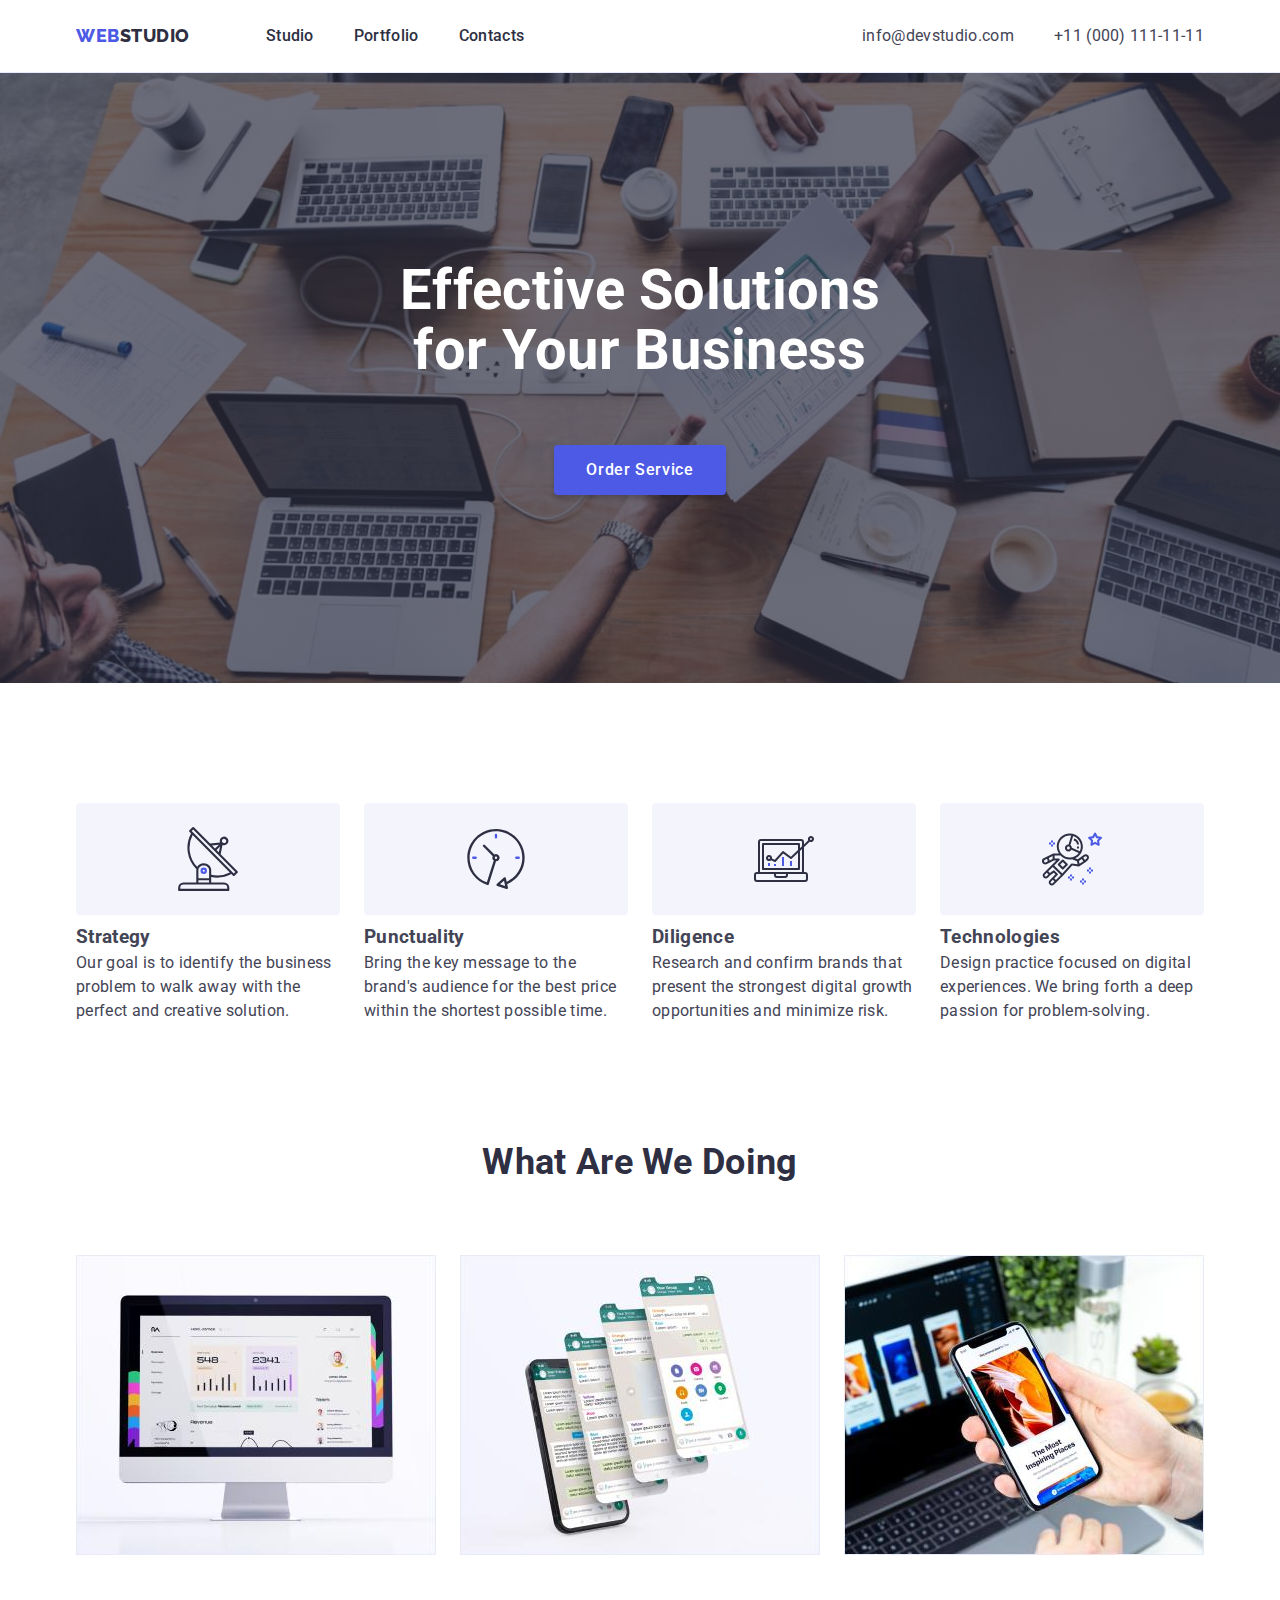
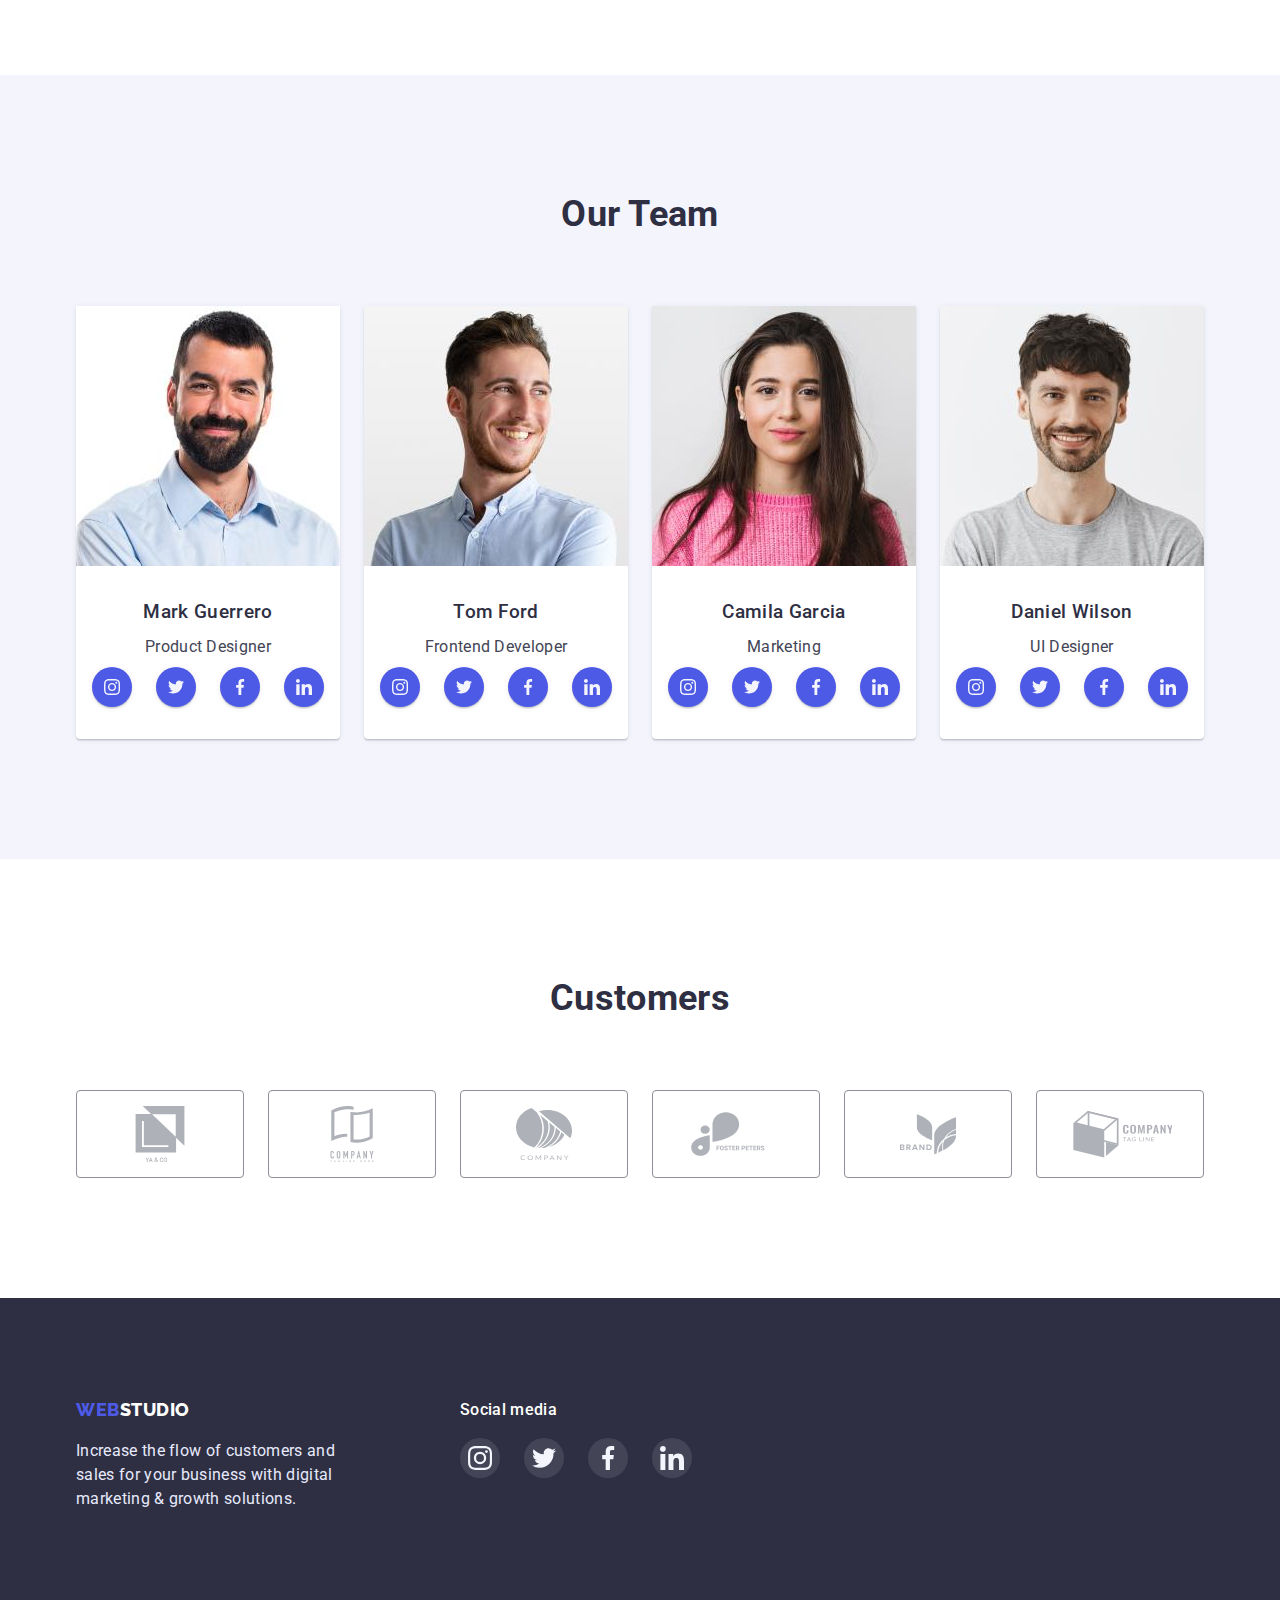
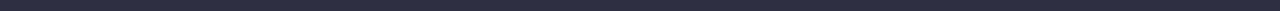
<file: index.html>
<!DOCTYPE html>
<html lang="en">
  <head>
    <meta charset="UTF-8" />
    <meta http-equiv="X-UA-Compatible" content="IE=edge" />
    <meta name="viewport" content="width=device-width, initial-scale=1.0" />
    <title>Webstudio</title>
    <link rel="preconnect" href="https://fonts.googleapis.com" />
    <link rel="preconnect" href="https://fonts.gstatic.com" crossorigin />
    <link
      href="https://fonts.googleapis.com/css2?family=Raleway:wght@800&family=Roboto:wght@400;500;700&display=swap"
      rel="stylesheet"
    />
    <link
      rel="stylesheet"
      href="https://cdnjs.cloudflare.com/ajax/libs/modern-normalize/1.1.0/modern-normalize.css"
      integrity="sha512-Y0MM+V6ymRKN2zStTqzQ227DWhhp4Mzdo6gnlRnuaNCbc+YN/ZH0sBCLTM4M0oSy9c9VKiCvd4Jk44aCLrNS5Q=="
      crossorigin="anonymous"
      referrerpolicy="no-referrer"
    />
    <link rel="stylesheet" href="./css/styles.css" />
  </head>
  <body>
    <header class="header">
      <div class="container header-box">
    
          <nav class="site-nav">
            <a href="./index.html" class="logo link"
              ><span class="logo-first-part">Web</span
              ><span class="logo-header-part">Studio </span></a
            >
            <ul class="nav-links nav-list">
              <li>
                <a href="./" class="link"> Studio</a>
              </li>
              <li>
                <a href="./portfolio.html" class="link"> Portfolio</a>
              </li>
              <li>
                <a href="./" class="link"> Contacts</a>
              </li>
            </ul>
          </nav>
          <address>
            <ul class="auth-links address-box">
              <li>
                <a href="mailto:info@devstudio.com" class="link"
                  >info@devstudio.com</a
                >
              </li>
              <li>
                <a href="tel:+110001111111" class="link">+11 (000) 111-11-11</a>
              </li>
            </ul>
          </address>
        
      </div>
    </header>
    <main>
      <section class="hero">
        <div class="container">
          <h1 class="hero-title">
            Effective Solutions <br />
            for Your Business
          </h1>
          <button type="button" class="hero-button">Order Service</button>
        </div>
      </section>
      <section class="section">
        <div class="container">
          <h2 class="section-title hiden">Features</h2>
          <ul class="feature-list text-padding-reset">
            <li class="item"> <div class="feature-image">
              <svg class="feature-icon"> <use href="./images/symbol-defs.svg#icon-antenna"> </use> </svg>
            </div>
              <h3>Strategy</h3>
              <p>
                Our goal is to identify the business problem to walk away with
                the perfect and creative solution.
              </p>
            </li>
            <li class="item"> <div class="feature-image">
              <svg class="feature-icon"> <use href="./images/symbol-defs.svg#icon-clock"> </use> </svg>
            </div>
              <h3>Punctuality</h3>
              <p>
                Bring the key message to the brand's audience for the best price
                within the shortest possible time.
              </p>
            </li>
            <li class="item"> <div class="feature-image">
              <svg class="feature-icon"> <use href="./images/symbol-defs.svg#icon-diagram"> </use></svg>
            </div>
              <h3>Diligence</h3>
              <p>
                Research and confirm brands that present the strongest digital
                growth opportunities and minimize risk.
              </p>
            </li>
            <li class="item"> <div class="feature-image">
              <svg class="feature-icon"> <use href="./images/symbol-defs.svg#icon-astronaut"> </use></svg>
            </div>
              <h3>Technologies</h3>
              <p>
                Design practice focused on digital experiences. We bring forth a
                deep passion for problem-solving.
              </p>
            </li>
          </ul>
        </div>
      </section>
      <section class="section about-section">
        <div class="container">
          <h2 class="section-title">What are we doing</h2>
          <ul class="work-list text-padding-reset center">
            <li class="item">
              <img
                src="./images/desktop_app.jpg"
                width="360"
                height="300"
                alt="desktop app"
              />
            </li class="item">
            <li class="item">
              <img
                src="./images/mobile_app.jpg"
                width="360"
                height="300"
                alt="mobile app"
              />
            </li>
            <li class="item">
              <img
                src="./images/crossplatform_app.jpg"
                width="360"
                height="300"
                alt="crossplatform app"
              />
            </li>
          </ul>
        </div>
      </section>
      <section class="section team-section">
        <div class="container">
          <h2 class="section-title">Our Team</h2>
          <ul class="team-list">
            <li class="item">
              <img
                src="./images/mark.jpg"
                width="264"
                height="260"
                alt="product designer"
              />
              <h3 class="headline">Mark Guerrero</h3>
              <p>Product Designer</p>
              <ul class="social-list">
                <li class="item"> 
                  <a href="" class="social-link">
                  
                  
                      <svg class="social-icon">
                        <use href="./images/symbol-defs.svg#icon-instagram"></use>
                      </svg>
                    
              
                  </a>
                </li>
                <li class="item">
                  <a href="" class="social-link">
                  
                  
                      <svg class="social-icon">
                        <use href="./images/symbol-defs.svg#icon-twitter"></use>
                      </svg>
                    
                 
                  </a>
                </li>
                <li class="item">
                  <a href="" class="social-link">
                  
                  
                      <svg class="social-icon">
                        <use href="./images/symbol-defs.svg#icon-facebook"></use>
                      </svg>
                    
                  
                  </a>
                </li>
               <li class="item">
                  <a href="" class="social-link">
                  
                  
                      <svg class="social-icon">
                        <use href="./images/symbol-defs.svg#icon-linkedin"></use>
                      </svg>
                    
                  
                  </a>
                </li>
              </ul>
            </li>
            <li class="item">
              <img
                src="./images/tom.jpg"
                width="264"
                height="260"
                alt=" frontend developer"
              />
              <h3 class="headline">Tom Ford</h3>
              <p>Frontend Developer</p>
              <ul class="social-list">
                <li class="item">
                  <a href="" class="social-link">
                  
                  
                      <svg class="social-icon">
                        <use href="./images/symbol-defs.svg#icon-instagram"></use>
                      </svg>
                    
                  
                  </a>
                </li>
                <li class="item" >
                  <a href="" class="social-link">
                  
                  
                      <svg class="social-icon">
                        <use href="./images/symbol-defs.svg#icon-twitter"></use>
                      </svg>
                    
                  
                  </a>
                </li>
                <li class="item">
                  <a href="" class="social-link">
                  
                  
                      <svg class="social-icon">
                        <use href="./images/symbol-defs.svg#icon-facebook"></use>
                      </svg>
                    
                  
                  </a>
                </li>
                <li class="item">
                  <a href="" class="social-link">
                  
                  
                      <svg class="social-icon">
                        <use href="./images/symbol-defs.svg#icon-linkedin"></use>
                      </svg>
                    
                  
                  </a>
                </li>
              </ul>
            </li>
            <li class="item">
              <img
                src="./images/camila.jpg"
                width="264"
                height="260"
                alt="marketologist"
              />
              <h3 class="headline">Camila Garcia</h3>
              <p>Marketing</p>
              <ul class="social-list">
                <li class="item">
                  <a href="" class="social-link">
                  
                  
                      <svg class="social-icon">
                        <use href="./images/symbol-defs.svg#icon-instagram"></use>
                      </svg>
                    
                  
                  </a>
                </li>
                <li class="item">
                  <a href="" class="social-link">
                  
                  
                      <svg class="social-icon">
                        <use href="./images/symbol-defs.svg#icon-twitter"></use>
                      </svg>
                    
                  
                  </a>
                </li>
                <li class="item">
                  <a href="" class="social-link">
                  
                  
                      <svg class="social-icon">
                        <use href="./images/symbol-defs.svg#icon-facebook"></use>
                      </svg>
                    
                  
                  </a>
                </li>
                <li class="item">
                  <a href="" class="social-link">
                  
                  
                      <svg class="social-icon">
                        <use href="./images/symbol-defs.svg#icon-linkedin"></use>
                      </svg>
                    
                  
                  </a>
                </li>
              </ul>
            </li>
            <li class="item">
              <img
                src="./images/daniel.jpg"
                width="264"
                height="260"
                alt=" ui designer"
              />
              <h3 class="headline">Daniel Wilson</h3>
              <p>UI Designer</p>
              <ul class="social-list">
                <li class="item">
                  <a href="" class="social-link">
                  
                  
                      <svg class="social-icon">
                        <use href="./images/symbol-defs.svg#icon-instagram"></use>
                      </svg>
                    
                  
                  </a>
                </li>
                <li class="item">
                  <a href="" class="social-link">
                  
                  
                      <svg class="social-icon">
                        <use href="./images/symbol-defs.svg#icon-twitter"></use>
                      </svg>
                    
                  
                  </a>
                </li>
                <li class="item">
                  <a href="" class="social-link">
                  
                  
                      <svg class="social-icon">
                        <use href="./images/symbol-defs.svg#icon-facebook"> </use>
                      </svg>
                    
                  
                  </a>
                </li>
                <li class="item">
                  <a href="" class="social-link">
                  
                  
                      <svg class="social-icon">
                        <use href="./images/symbol-defs.svg#icon-linkedin"></use>
                      </svg>
                    
                  
                  </a>
                </li>
              </ul>
            </li>
          </ul>
        </div>
      </section>
      <section class="section customer-section">
        <div class="container">
          <h2 class="section-title">Customers</h2>
          <ul class="customer-list">
            <li class="item">
              <a href=""><svg class="customer-icon">
                <use href="./images/symbol-defs.svg#icon-customer-1"></use>
              </svg></a>
            </li>
            <li class="item">
              <a href="">
              <svg class="customer-icon">
                <use href="./images/symbol-defs.svg#icon-customer-2"></use>
              </svg>
              </a>
            </li>
            <li class="item">
              <a href=""><svg class="customer-icon">
                <use href="./images/symbol-defs.svg#icon-customer-3"></use>
              </svg></a>
            </li>
            <li class="item">
              <a href=""><svg class="customer-icon" >
                <use href="./images/symbol-defs.svg#icon-customer-4"></use>
              </svg></a>
            </li>
            <li class="item">
              <a href=""><svg class="customer-icon">
                <use href="./images/symbol-defs.svg#icon-customer-5"></use>
              </svg></a>
            </li>
            <li class="item">
              <a href=""><svg class="customer-icon">
                <use href="./images/symbol-defs.svg#icon-customer-6"></use>
              </svg></a>
            </li>
          </ul>
        </div>
      </section>
    </main>
    <footer class="footer">
      <div class="container">
        <div>
        <a href="./index.html" class="logo link"
          ><span class="logo-first-part">Web</span
          ><span class="logo-footer-part">Studio</span></a
        >
        <p class="footer-text">
          Increase the flow of customers and sales for your business with
          digital marketing & growth solutions.
        </p>
        </div>
        <div>
          <p class="social-headline">Social media</p>
          <ul class="social-list">
            <li class="footer-link">
              <a href="" class="social-link">
                <svg class="social-icon">
                  <use href="./images/symbol-defs.svg#icon-instagram"></use>
                </svg>
              </a>
            </li>
            <li class="footer-link">
              <a href="" class="social-link">
                <svg class="social-icon">
                  <use href="./images/symbol-defs.svg#icon-twitter"></use>
                </svg>
              </a>
            </li>
            <li class="footer-link">
              <a href="" class="social-link">
                <svg class="social-icon">
                  <use href="./images/symbol-defs.svg#icon-facebook"></use>
                </svg>
              </a>
            </li>
            <li class="footer-link">
              <a href="" class="social-link">
                <svg class="social-icon">
                  <use href="./images/symbol-defs.svg#icon-linkedin"></use>
                </svg>
              </a>
            </li>
          </ul>
        </div>
      </div>
    </footer>
    
  </body>
</html>
</file>
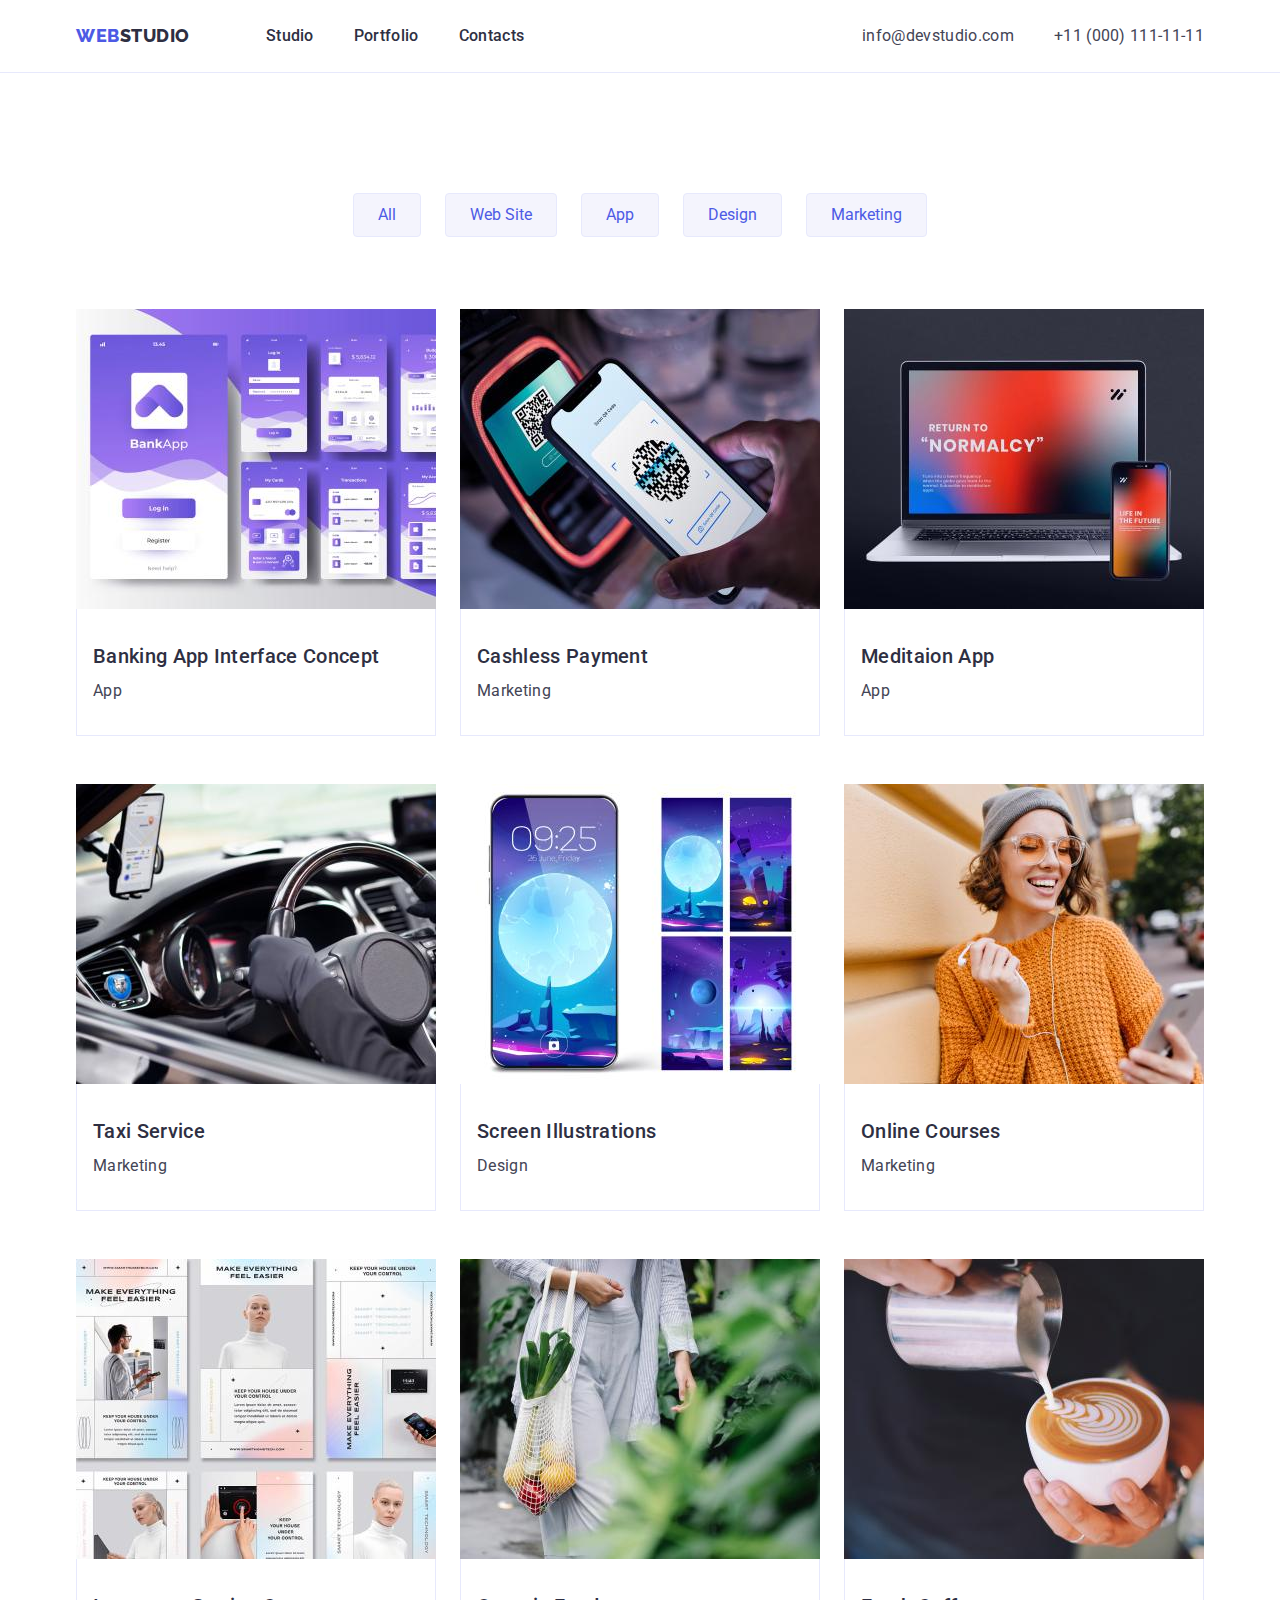
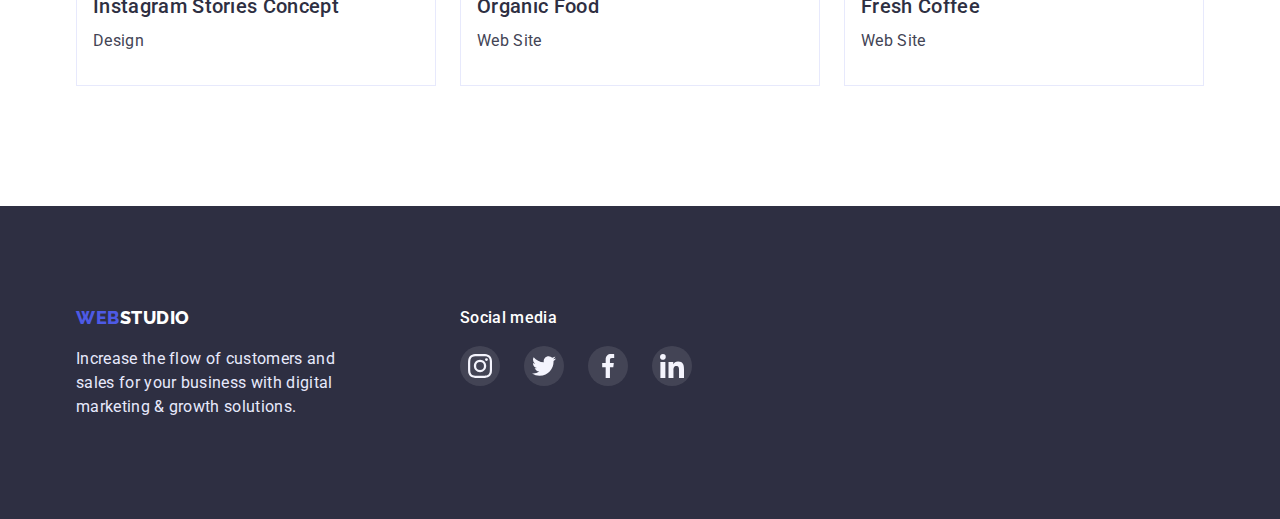
<file: portfolio.html>
<!DOCTYPE html>
<html lang="en">
  <head>
    <meta charset="UTF-8" />
    <meta http-equiv="X-UA-Compatible" content="IE=edge" />
    <meta name="viewport" content="width=device-width, initial-scale=1.0" />
    <title>Portfolio</title>
    <link rel="preconnect" href="https://fonts.googleapis.com" />
    <link rel="preconnect" href="https://fonts.gstatic.com" crossorigin />
    <link
      href="https://fonts.googleapis.com/css2?family=Raleway:wght@800&family=Roboto:wght@400;500;700&display=swap"
      rel="stylesheet"
    />
    <link
      rel="stylesheet"
      href="https://cdnjs.cloudflare.com/ajax/libs/modern-normalize/1.1.0/modern-normalize.css"
      integrity="sha512-Y0MM+V6ymRKN2zStTqzQ227DWhhp4Mzdo6gnlRnuaNCbc+YN/ZH0sBCLTM4M0oSy9c9VKiCvd4Jk44aCLrNS5Q=="
      crossorigin="anonymous"
      referrerpolicy="no-referrer"
    />
    <link rel="stylesheet" href="./css/styles.css" />
  </head>
  <body>
    <header class="header">
      <div class="container header-box">
        <nav class="site-nav">
          <a href="./index.html" class="logo link"
            ><span class="logo-first-part">Web</span
            ><span class="logo-header-part">Studio </span></a
          >
          <ul class="nav-links nav-list">
            <li>
              <a href="./" class="link"> Studio</a>
            </li>
            <li>
              <a href="./portfolio.html" class="link"> Portfolio</a>
            </li>
            <li>
              <a href="./" class="link"> Contacts</a>
            </li>
          </ul>
        </nav>
        <address>
          <ul class="auth-links address-box">
            <li>
              <a href="mailto:info@devstudio.com" class="link"
                >info@devstudio.com</a
              >
            </li>
            <li>
              <a href="tel:+110001111111" class="link">+11 (000) 111-11-11</a>
            </li>
          </ul>
        </address>
      </div>
    </header>
    <main>
      <section class="section portfolio-section">
        <div class="container">
          <h1 class="display-none">Наші роботи</h1>
          <ul class="filter-list text-padding-reset">
            <li class="item">
              <button type="button" class="filter-btn">All</button>
            </li>
            <li class="item">
              <button type="button" class="filter-btn">Web Site</button>
            </li>
            <li class="item">
              <button type="button" class="filter-btn">App</button>
            </li>
            <li class="item">
              <button type="button" class="filter-btn">Design</button>
            </li>
            <li class="item">
              <button type="button" class="filter-btn">Marketing</button>
            </li>
          </ul>
          <ul class="portfolio-list text-padding-reset">
            <li class="item">
              <a href="./" class="link">
                <img
                  src="./images/banking.jpg"
                  width="360px"
                  height="300px"
                  alt="banking app interface"
                />
                <div class="porfolio-info"><h2 class="headline porfolio-name">
                  Banking App Interface Concept
                </h2>
                <p class="job-type">App</p>
              </a></div>
            </li>
            <li class="item">
              <a href="./" class="link">
                <img
                  src="./images/cashless.jpg"
                  width="360px"
                  height="300px"
                  alt="payment with qr code"
                />
                <div class="porfolio-info"><h2 class="headline porfolio-name">Cashless Payment</h2>
                <p class="job-type">Marketing</p>
              </a></div>
            </li>
            <li class="item">
              <a href="./" class="link">
                <img
                  src="./images/meditaion.jpg"
                  width="360px"
                  height="300px"
                  alt="laptop and phone with app on them"
                />
                <div class="porfolio-info"><h2 class="headline porfolio-name">Meditaion App</h2>
                <p class="job-type">App</p>
              </a></div>
            </li>
            <li class="item">
              <a href="./" class="link">
                <img
                  src="./images/taxi.jpg"
                  width="360px"
                  height="300px"
                  alt="taxi driver seat"
                />
                <div class="porfolio-info"><h2 class="headline porfolio-name">Taxi Service</h2>
                <p class="job-type">Marketing</p>
              </a></div>
            </li>
            <li class="item">
              <a href="./" class="link">
                <img
                  src="./images/screens.jpg"
                  width="360px"
                  height="300px"
                  alt="phone with different posters"
                />
                <div class="porfolio-info"><h2 class="headline porfolio-name">Screen Illustrations</h2>
                <p class="job-type">Design</p>
              </a></div>
            </li>
            <li class="item">
              <a href="./" class="link">
                <img
                  src="./images/courses.jpg"
                  width="360px"
                  height="300px"
                  alt="girl with a phone and a headphones"
                />
               <div class="porfolio-info"> <h2 class="headline porfolio-name">Online Courses</h2>
                <p class="job-type">Marketing</p>
              </a></div>
            </li>
            <li class="item">
              <a href="./" class="link">
                <img
                  src="./images/instagram.jpg"
                  width="360px"
                  height="300px"
                  alt="istargam stories examples"
                />
                <div class="porfolio-info"><h2 class="headline porfolio-name">
                  Instagram Stories Concept
                </h2>
                <p class="job-type">Design</p>
              </a></div>
            </li>
            <li class="item">
              <a href="./" class="link">
                <img
                  src="./images/food.jpg"
                  width="360px"
                  height="300px"
                  alt="lady with a bag of vegetables"
                />
                <div class="porfolio-info"><h2 class="headline porfolio-name">Organic Food</h2>
                <p class="job-type">Web Site</p>
              </a></div>
            </li>
            <li class="item">
              <a href="./" class="link">
                <img
                  src="./images/coffee.jpg"
                  width="360px"
                  height="300px"
                  alt="milk pouring into coffee"
                />
                <div class="porfolio-info"><h2 class="headline porfolio-name">Fresh Coffee</h2>
                <p class="job-type">Web Site</p>
              </a></div>
            </li>
          </ul>
        </div>
      </section>
    </main>
    <footer class="footer">
      <div class="container">
        <div>
        <a href="./index.html" class="logo link"
          ><span class="logo-first-part">Web</span
          ><span class="logo-footer-part">Studio</span></a
        >
        <p class="footer-text">
          Increase the flow of customers and sales for your business with
          digital marketing & growth solutions.
        </p>
        </div>
        <div>
          <p class="social-headline">Social media</p>
          <ul class="social-list">
            <li class="footer-link">
              <a href="" class="social-link">
                <svg class="social-icon">
                  <use href="./images/symbol-defs.svg#icon-instagram"></use>
                </svg>
              </a>
            </li>
            <li class="footer-link">
              <a href="" class="social-link">
                <svg class="social-icon">
                  <use href="./images/symbol-defs.svg#icon-twitter"></use>
                </svg>
              </a>
            </li>
            <li class="footer-link">
              <a href="" class="social-link">
                <svg class="social-icon">
                  <use href="./images/symbol-defs.svg#icon-facebook"></use>
                </svg>
              </a>
            </li>
            <li class="footer-link">
              <a href="" class="social-link">
                <svg class="social-icon">
                  <use href="./images/symbol-defs.svg#icon-linkedin"></use>
                </svg>
              </a>
            </li>
          </ul>
        </div>
      </div>
    </footer>
  </body>
</html>
</file>
<file: css/styles.css>
:root {
  --main-text-color: #434455;
  --secondary-text-color: #2e2f42;
  --secondary-brand-color: #404bbf;
  --main-brand-color: #4d5ae5;
}
body {
  color: var(--main-text-color);
  font-family: 'Roboto';
  font-size: 16px;
  line-height: 1.5;

  letter-spacing: 0.02em;
}
h1,
h2,
h3,
h4,
h5,
h6 {
  margin: 0;
}
.container {
  width: 1158px;
  margin: 0 auto;
  padding: 0 15px;
}
.center {
  margin: 0 auto;
}
p {
  margin: 0;
}
ul {
  list-style: none;
  margin: 0;
  padding: 0;
}
img {
  display: block;
}
.text-padding-reset {
  padding-left: 0;
}
.link {
  color: inherit;
  text-decoration: none;
}
.header-box .link {
  display: block;
  padding-top: 24px;
  padding-bottom: 24px;
}

.section {
  padding-top: 120px;
}

.section-title {
  margin-top: 0;
  margin-bottom: 72px;
  color: var(--secondary-text-color);
  text-align: center;

  font-size: 36px;
  line-height: 1.1;
  text-transform: capitalize;
}
.headline {
  margin-top: 0;
  margin-bottom: 8px;
  color: var(--secondary-text-color);
  font-weight: 500;
}

/* header */
.header {
  border-bottom: 1px solid #e7e9fc;
}
.header-box {
  display: flex;
  align-items: center;
}
.site-nav {
  display: flex;
  align-items: center;
  flex-grow: 1;
}

.address-box {
  display: flex;
  gap: 40px;
}
.logo {
  font-family: 'Raleway';
  font-weight: 800;
  font-size: 18px;
  line-height: 1.33;
  letter-spacing: 0.03em;
  text-transform: uppercase;
}

.logo-first-part {
  color: var(--main-brand-color);
}
.logo-header-part {
  color: var(--secondary-text-color);
}
address {
  font-style: inherit;
}

/* nav */
.nav-links {
  margin: 0;
  color: var(--secondary-text-color);
  font-weight: 500;
}
.nav-list {
  display: flex;
  gap: 40px;
  margin-left: 76px;
}
.link:hover,
.link:focus {
  color: var(--secondary-brand-color);
}
.auth-links {
  margin: 0;
  color: inherit;
}
.auth-links .link:hover,
.auth-links .link:focus {
  color: var(--secondary-brand-color);
}

/* hero */
.hero {
  margin: 0 auto;
  padding: 188px 0;
  text-align: center;
  background-image: linear-gradient(
      rgba(46, 47, 66, 0.7),
      rgba(46, 47, 66, 0.7)
    ),
    url('../images/office-table.jpg');

  width: 100%;
  height: 100%;
  max-width: 1440px;
  background-size: cover;
  background-repeat: no-repeat;
}
.hero-title {
  color: #ffffff;
  margin-top: 0;
  margin-bottom: 64px;

  font-size: 56px;
  line-height: 1.07;
}
.hero-button {
  padding: 16px 32px;
  color: #ffffff;
  background-color: var(--main-brand-color);
  font-weight: 500;
  letter-spacing: 0.04em;
  border: none;
  box-shadow: 0px 4px 4px rgba(0, 0, 0, 0.15);
  border-radius: 4px;
}
.hero-button:hover,
.hero-button:focus {
  cursor: pointer;
  background-color: var(--secondary-brand-color);
}
.hero-button:focus {
  background-color: var(--secondary-brand-color);
}
/* features */

.feature-image {
  display: flex;
  align-items: center;
  justify-content: center;
  margin-bottom: 8px;
  width: 264px;
  height: 112px;
  background: #f4f4fd;
  border-radius: 4px;
}
.feature-icon {
  width: 60px;
  height: 64px;
}
.feature-list {
  display: flex;
}

.feature-list .item {
  width: calc((100% - 72) / 4);
  margin-right: 24px;
}
.feature-list .item:last-child {
  margin-right: 0;
}
/* what are wew doing section */
.about-section {
  padding-bottom: 120px;
}
.work-list {
  display: flex;
}
.work-list .item {
  margin-right: 24px;
}
.work-list .item:last-child {
  margin-right: 0;
}
/* team section */
.team-section {
  background-color: #f4f4fd;
}
.team-section {
  padding-bottom: 120px;
}
.team-list {
  display: flex;
  gap: 24px;
}
.team-list .item {
  padding-bottom: 32px;
  background-color: #fff;
  box-shadow: 0px 1px 6px rgba(46, 47, 66, 0.08),
    0px 1px 1px rgba(46, 47, 66, 0.16), 0px 2px 1px rgba(46, 47, 66, 0.08);
  border-radius: 0px 0px 4px 4px;

  text-align: center;
}
.item > .headline {
  margin-top: 32px;
}
.social-list {
  display: flex;
  gap: 24px;
  margin-left: 16px;
  margin-right: 16px;
  margin-top: 8px;
}

.social-list > .item {
  width: 40px;
  height: 40px;
  background-color: var(--main-brand-color);
  border-radius: 50%;
}
.social-list > .item:hover,
social-list > .item:focus {
  background-color: var(--secondary-brand-color);
}
.social-link {
  display: flex;
  align-items: center;
  justify-content: center;
  width: 40px;
  height: 40px;
}

.social-icon {
  width: 16px;
  height: 16px;
}
/* customer section */
.customer-section {
  padding-bottom: 120px;
}
.customer-list {
  display: flex;
  justify-content: center;
  gap: 24px;
}
.customer-list .item {
  display: flex;
  align-items: center;
  justify-content: center;
  width: 168px;
  height: 88px;
}

.customer-list a {
  display: flex;
  align-items: center;
  justify-content: center;
  width: 100%;
  height: 100%;
  color: #afb1b8;
  border: 1px solid #8e8f99;
  border-radius: 4px;
}
.customer-list a:hover,
.customer-list a:focus {
  border: 1px solid var(--secondary-brand-color);
  border-radius: 4px;
  color: var(--secondary-brand-color);
}
.customer-icon {
  width: 104px;
  height: 56px;
  fill: currentColor;
}

/* footer */
.footer {
  background-color: var(--secondary-text-color);
}
.footer {
  padding-top: 100px;
  padding-bottom: 100px;
}
.logo-footer-part {
  color: #ffffff;
}
.footer-text {
  width: 264px;
  margin-top: 16px;
  color: #e7e9fc;
}
.footer > .container {
  display: flex;
  gap: 120px;
}
.social-headline {
  font-family: 'Roboto';
  font-style: normal;
  font-weight: 500;
  font-size: 16px;
  line-height: 24px;
  color: #ffffff;
}
.footer .social-list {
  margin-left: 0;
  margin-top: 16px;
}
.footer-link {
  background-color: rgba(255, 255, 255, 0.1);
  width: 40px;
  height: 40px;
  border-radius: 50%;
}
.footer-link:hover,
.footer-link:focus {
  background: #31d0aa;
}
.footer .social-icon {
  width: 24px;
  height: 24px;
}
/* portfolio page */
.portfolio-section {
  background-color: ##e5e5e5;
  padding-bottom: 120px;
}
.filter-btn {
  color: var(--main-brand-color);
  background-color: #f4f4fd;
  border-color: #e7e9fc;
  border: 1px solid #e7e9fc;
  border-radius: 4px;

  padding: 12px 24px;
}

.filter-btn:hover,
.filter-btn:focus {
  cursor: pointer;
  color: #ffffff;
  background-color: var(--secondary-brand-color);
  border-color: var(--secondary-brand-color);
  box-shadow: 0px 3px 1px rgba(0, 0, 0, 0.1), 0px 2px 1px rgba(0, 0, 0, 0.08),
    0px 2px 2px rgba(0, 0, 0, 0.12);
}
.filter-btn:focus {
  color: #ffffff;
  background-color: var(--secondary-brand-color);
}
.filter-list {
  display: flex;
  justify-content: center;

  margin-bottom: 72px;
}
.filter-list .item {
  margin-right: 24px;
}
.filter-list .item:last-child {
  margin-right: 0px;
}
.portfolio-list {
  display: flex;
  flex-wrap: wrap;
  gap: 48px 24px;
}
.portfolio-list .item {
  background-color: #f4f4fd;
}
.portfolio-list .item:hover,
.portfolio-list .item:focus {
  box-shadow: 0px 1px 6px rgba(46, 47, 66, 0.08),
    0px 1px 1px rgba(46, 47, 66, 0.16), 0px 2px 1px rgba(46, 47, 66, 0.08);
}

.porfolio-info {
  margin: 0;
  padding-top: 32px;
  padding-bottom: 32px;
  padding-left: 16px;
  background: #ffffff;

  border-bottom: 1px solid #e7e9fc;
  border-right: 1px solid #e7e9fc;
  border-left: 1px solid #e7e9fc;
}
.porfolio-name {
  font-weight: 500;
  font-size: 20px;
}

.display-none {
  display: none;
}

.hiden {
  display: none;
}
</file>
